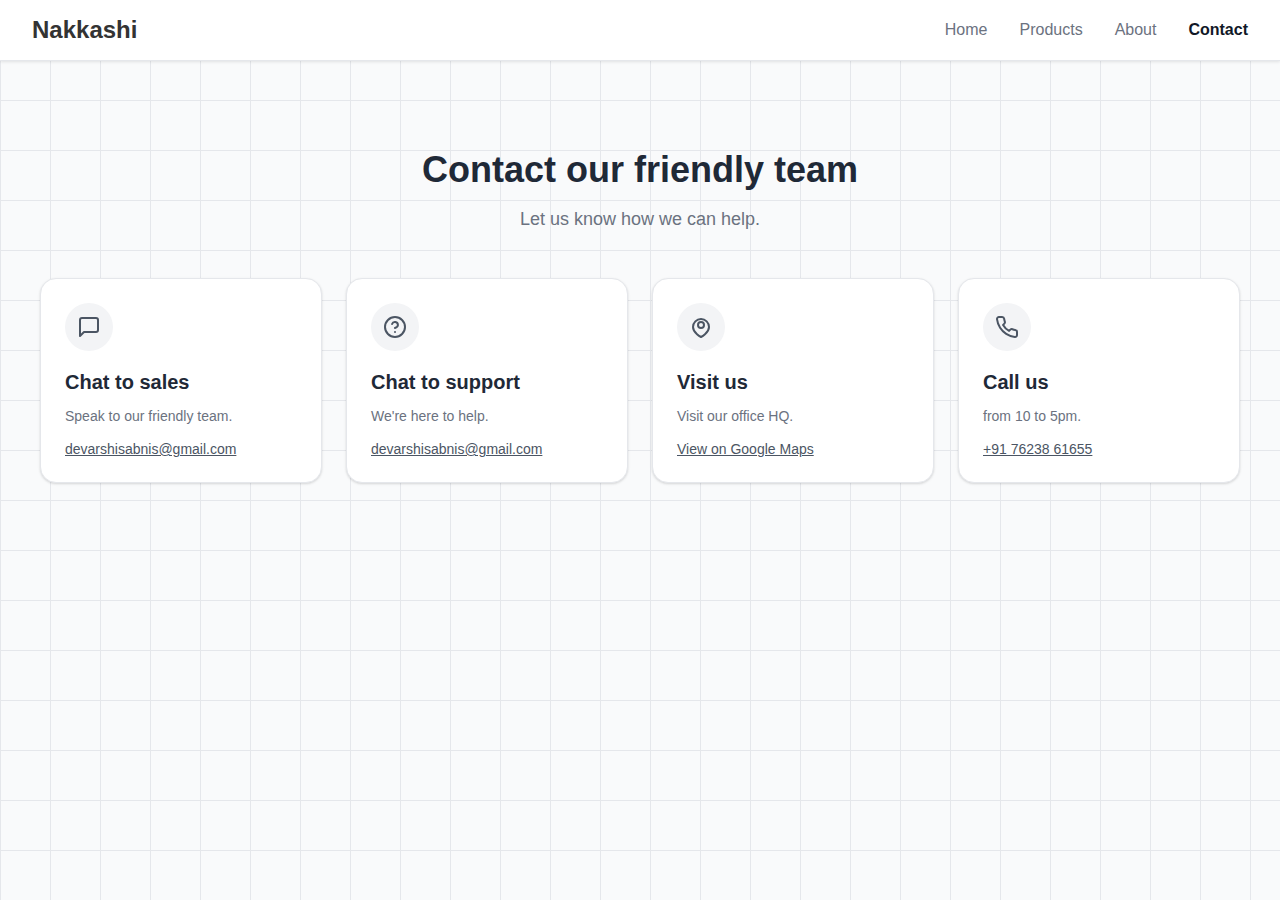
<file: contact.html>
<!DOCTYPE html>
<html lang="en">
<head>
    <meta charset="UTF-8">
    <meta name="viewport" content="width=device-width, initial-scale=1.0">
    <title>Nakkashi - Contact</title>
    <!-- Link to the external CSS file -->
    <link rel="stylesheet" href="style.css">
</head>
<body>

    <!-- Navigation Bar -->
    <nav class="navbar">
        <div class="logo">Nakkashi</div>
        <ul class="nav-links">
            <li><a href="index.html">Home</a></li>
            <li><a href="products.html">Products</a></li>
            <li><a href="about.html">About</a></li>
            <li><a href="contact.html" class="active">Contact</a></li>
        </ul>
    </nav>

    <!-- Contact Section -->
    <section class="contact-section">
        <!-- Header -->
        <div class="contact-header">
            <h1>Contact our friendly team</h1>
            <p>Let us know how we can help.</p>
        </div>

        <!-- Contact Info Grid -->
        <div class="contact-grid">
            <!-- Card 1: Chat to sales -->
            <div class="contact-card">
                <div class="icon-wrapper">
                    <svg xmlns="http://www.w3.org/2000/svg" width="24" height="24" viewBox="0 0 24 24" fill="none" stroke="currentColor" stroke-width="2" stroke-linecap="round" stroke-linejoin="round" class="icon">
                        <path d="M21 15a2 2 0 0 1-2 2H7l-4 4V5a2 2 0 0 1 2-2h14a2 2 0 0 1 2 2z"/>
                    </svg>
                </div>
                <h3>Chat to sales</h3>
                <p>Speak to our friendly team.</p>
                <a href="mailto:devarshisabnis@gmail.com">devarshisabnis@gmail.com</a>
            </div>

            <!-- Card 2: Chat to support -->
            <div class="contact-card">
                <div class="icon-wrapper">
                    <svg xmlns="http://www.w3.org/2000/svg" width="24" height="24" viewBox="0 0 24 24" fill="none" stroke="currentColor" stroke-width="2" stroke-linecap="round" stroke-linejoin="round" class="icon">
                        <circle cx="12" cy="12" r="10"/>
                        <path d="M9.09 9a3 3 0 0 1 5.83 1c0 2-3 3-3 3"/>
                        <path d="M12 17h.01"/>
                    </svg>
                </div>
                <h3>Chat to support</h3>
                <p>We're here to help.</p>
                <a href="mailto:devarshisabnis@gmail.com">devarshisabnis@gmail.com</a>
            </div>

            <!-- Card 3: Visit us -->
            <div class="contact-card">
                <div class="icon-wrapper">
                    <svg xmlns="http://www.w3.org/2000/svg" width="24" height="24" viewBox="0 0 24 24" fill="none" stroke="currentColor" stroke-width="2" stroke-linecap="round" stroke-linejoin="round" class="icon">
                        <path d="M12 22s-8-4-8-10a8 8 0 0 1 16 0c0 6-8 10-8 10z"/>
                        <circle cx="12" cy="10" r="3"/>
                    </svg>
                </div>
                <h3>Visit us</h3>
                <p>Visit our office HQ.</p>
                <a href="https://maps.google.com" target="_blank">View on Google Maps</a>
            </div>

            <!-- Card 4: Call us -->
            <div class="contact-card">
                <div class="icon-wrapper">
                    <svg xmlns="http://www.w3.org/2000/svg" width="24" height="24" viewBox="0 0 24 24" fill="none" stroke="currentColor" stroke-width="2" stroke-linecap="round" stroke-linejoin="round" class="icon">
                        <path d="M22 16.92v3a2 2 0 0 1-2.18 2 19.79 19.79 0 0 1-8.63-3.07 19.5 19.5 0 0 1-6.09-6.09A19.79 19.79 0 0 1 2 4.18 2 2 0 0 1 4.11 2h3a2 2 0 0 1 2 1.72 12.84 12.84 0 0 0 .7 2.81 2 2 0 0 1-.45 2.11L8.09 9.91a16 16 0 0 0 6 6l1.27-1.27a2 2 0 0 1 2.11-.45 12.84 12.84 0 0 0 2.81.7A2 2 0 0 1 22 16.92z"/>
                    </svg>
                </div>
                <h3>Call us</h3>
                <p><Mon-Sat></Mon-Sat> from 10 to 5pm.</p>
                <a href="tel:+917623861655">+91 76238 61655</a>
            </div>
        </div>
    </section>

</body>
</html>
</file>
<file: style.css>
/* Custom font import */
/* Note: The Inter font import is removed as we are using a different font. */

/* Global and body styling */
body {
  margin: 0;
  /* Updated font stack to use Helvetica Neue */
  font-family: "Helvetica Neue", Helvetica, Arial, sans-serif;
  background-color: #f9fafb;
  background-image:
      linear-gradient(to right, #e5e7eb 1px, transparent 1px),
      linear-gradient(to bottom, #e5e7eb 1px, transparent 1px);
  background-size: 50px 50px;
}

/* Navigation */
.navbar {
  display: flex;
  justify-content: space-between; /* This ensures consistent alignment */
  align-items: center;
  padding: 1rem 2rem;
  background-color: #fff;
  border-bottom: 1px solid #e5e7eb;
  box-shadow: 0 1px 3px rgba(0,0,0,0.1);
}

.navbar .logo {
  font-size: 1.5em;
  font-weight: 700;
  color: #333;
}

.nav-links {
  list-style: none;
  display: flex;
  gap: 2rem;
  margin: 0;
  padding: 0;
}

.nav-links li a {
  text-decoration: none;
  color: #6b7280;
  font-weight: 500;
  transition: color 0.3s ease;
}

.nav-links li a:hover,
.nav-links li a.active {
  color: #111827;
  font-weight: 600;
}

/* Hero Slideshow */
.hero {
  position: relative;
  width: 100%;
  height: 400px;
  overflow: hidden;
}

.hero-slideshow img {
  position: absolute;
  width: 100%;
  height: 100%;
  object-fit: cover;
  opacity: 0;
  transition: opacity 1s ease-in-out;
}

.hero-slideshow img.active {
  opacity: 1;
}

/* Products */
.products {
  padding: 40px 50px;
  background-color: #f4f4f4;
  text-align: center;
}

.product-grid {
  display: flex;
  justify-content: center;
  gap: 20px;
  flex-wrap: wrap;
}

.product-card {
  background: white;
  padding: 15px;
  border-radius: 10px;
  width: 250px;
  box-shadow: 0 4px 6px rgba(0,0,0,0.1);
  transition: transform 0.3s ease;
}

.product-card:hover {
  transform: scale(1.05);
}

.product-card img {
  width: 100%;
  height: 200px;
  object-fit: cover;
  border-radius: 5px;
}

.product-card h3 {
  margin: 10px 0 5px;
}

.product-card p {
  font-weight: bold;
  color: #e74c3c;
}

/* Contact, About, and other sections */
/* This section of the code will remain unchanged from your original design */
/* It is included here to ensure the full file is correct. */

/* Hero Slideshow */
.slideshow {
  position: relative;
  max-width: 100%;
  height: 350px;
  overflow: hidden;
}
.slideshow img {
  width: 100%;
  height: 350px;
  object-fit: cover;
  display: none;
}

/* Contact */
.contact {
  padding: 50px;
  text-align: center;
}
.contact form {
  display: flex;
  flex-direction: column;
  max-width: 400px;
  margin: auto;
  gap: 10px;
}
.contact input, .contact textarea {
  padding: 10px;
  border: 1px solid #ccc;
  border-radius: 5px;
}
.contact button {
  padding: 10px;
  border: none;
  background-color: #333;
  color: white;
  cursor: pointer;
  border-radius: 5px;
}
.contact button:hover {
  background-color: #555;
}

/*
* =========================================
* --- ABOUT PAGE STYLES (CUSTOM ADDITIONS)---
* =========================================
*/
.about-section {
  padding: 4rem 1rem;
  max-width: 1200px;
  margin: 0 auto;
  text-align: center;
  font-family: 'Playfair Display', serif;
}
.about-title-container {
  margin-bottom: 2rem;
}
.about-title-container h1 {
  font-size: clamp(1.5rem, 5vw, 2.5rem);
  color: #b08d57;
  text-transform: uppercase;
  letter-spacing: 2px;
  margin: 0;
}
.about-divider {
  display: flex;
  align-items: center;
  justify-content: center;
  margin: 1.5rem 0;
}
.about-divider::before,
.about-divider::after {
  content: '';
  flex: 1;
  height: 1px;
  background-color: #b08d57;
}
.about-divider .icon {
  margin: 0 1rem;
  font-size: 1.5rem;
  color: #b08d57;
}
.about-content-wrapper {
  display: flex;
  align-items: center;
  flex-direction: column;
  gap: 2rem;
}
.about-image-container {
  flex: 1;
  max-width: 500px;
  overflow: hidden;
  border-radius: 8px;
  box-shadow: 0 4px 8px rgba(0, 0, 0, 0.1);
}
.about-image-container img {
  width: 100%;
  height: auto;
  display: block;
  filter: grayscale(100%);
  border-radius: 8px;
}
.about-text-container {
  flex: 1;
  text-align: left;
  padding: 0 1rem;
}
.about-text-container h2 {
  font-size: clamp(1.5rem, 5vw, 2rem);
  color: #333;
  margin-bottom: 0.5rem;
}
.about-text-container h3 {
  font-size: clamp(1rem, 3vw, 1.25rem);
  color: #b08d57;
  margin-top: 0;
  font-weight: 400;
}
.about-text-container p {
  font-size: clamp(0.9rem, 2.5vw, 1rem);
  line-height: 1.6;
  margin-bottom: 1rem;
}
.about-text-container .qr-code {
  width: 100px;
  height: auto;
  margin-top: 1rem;
}
@media (min-width: 768px) {
  .about-content-wrapper {
      flex-direction: row;
      text-align: left;
  }
}

/* Contact Section Styling */
.contact-section {
  max-width: 1200px;
  margin: auto;
  padding: 4rem 1rem;
}
.contact-header {
  text-align: center;
  margin-bottom: 3rem;
}
.contact-header h1 {
  font-size: 2.25rem;
  font-weight: 700;
  color: #1f2937;
  margin-bottom: 0.5rem;
}
.contact-header p {
  font-size: 1.125rem;
  color: #6b7280;
}
.contact-grid {
  display: grid;
  grid-template-columns: 1fr;
  gap: 1.5rem;
}
/* Responsive grid for tablets and desktops */
@media (min-width: 768px) {
  .contact-grid {
      grid-template-columns: repeat(2, 1fr);
  }
}
@media (min-width: 1024px) {
  .contact-grid {
      grid-template-columns: repeat(4, 1fr);
  }
}
.contact-card {
  background-color: #fff;
  padding: 1.5rem;
  border-radius: 1rem;
  box-shadow: 0 1px 2px rgba(0,0,0,0.05), 0 1px 3px rgba(0,0,0,0.1);
  border: 1px solid #e5e7eb;
  transition: box-shadow 0.3s ease;
}
.contact-card:hover {
  box-shadow: 0 8px 16px rgba(0,0,0,0.1);
}
.icon-wrapper {
  display: flex;
  align-items: center;
  justify-content: center;
  width: 3rem;
  height: 3rem;
  background-color: #f3f4f6;
  border-radius: 9999px; /* full circle */
  margin-bottom: 1rem;
}
.icon {
  color: #4b5563;
}
.contact-card h3 {
  font-size: 1.25rem;
  font-weight: 600;
  color: #1f2937;
  margin-bottom: 0.25rem;
}
.contact-card p {
  font-size: 0.875rem;
  color: #6b7280;
  margin-bottom: 1rem;
}
.contact-card a {
  font-size: 0.875rem;
  font-weight: 500;
  color: #4b5563;
  text-decoration: underline;
}
.contact-card a:hover {
  color: #111827;
}

/* FAQ Section Styling */
.faq-section {
  max-width: 800px;
  margin: 4rem auto;
  padding: 0 1rem;
  text-align: center;
}
.faq-header h2 {
  font-size: 2.25rem;
  font-weight: 700;
  color: #1f2937;
  margin-bottom: 1rem;
}

/* Mobile-specific styles */
@media (max-width: 767px) {
  .navbar {
      flex-direction: column;
      align-items: center;
      padding: 1rem;
  }

  .nav-links {
      flex-direction: column;
      gap: 10px;
      margin-top: 10px;
      width: 100%;
  }

  .nav-links li {
      width: 100%;
      text-align: center;
  }

  .nav-links li a {
      display: block;
      padding: 10px;
      border-bottom: 1px solid #e5e7eb;
  }
  
  .hero {
      height: 250px;
  }

  .product-grid {
      display: block; /* Changes to a block layout for mobile */
  }

  .product-card {
      width: 100%; /* Makes product cards full-width on mobile */
      margin-bottom: 20px;
  }

  .about-content-wrapper {
      flex-direction: column;
  }
}

/* Tablet styles */
@media (min-width: 768px) and (max-width: 1023px) {
  .navbar {
      padding: 1rem 1.5rem;
  }
  
  .nav-links {
      gap: 1rem;
  }
  
  .product-grid {
      grid-template-columns: repeat(auto-fit, minmax(300px, 1fr));
  }
}
</file>
